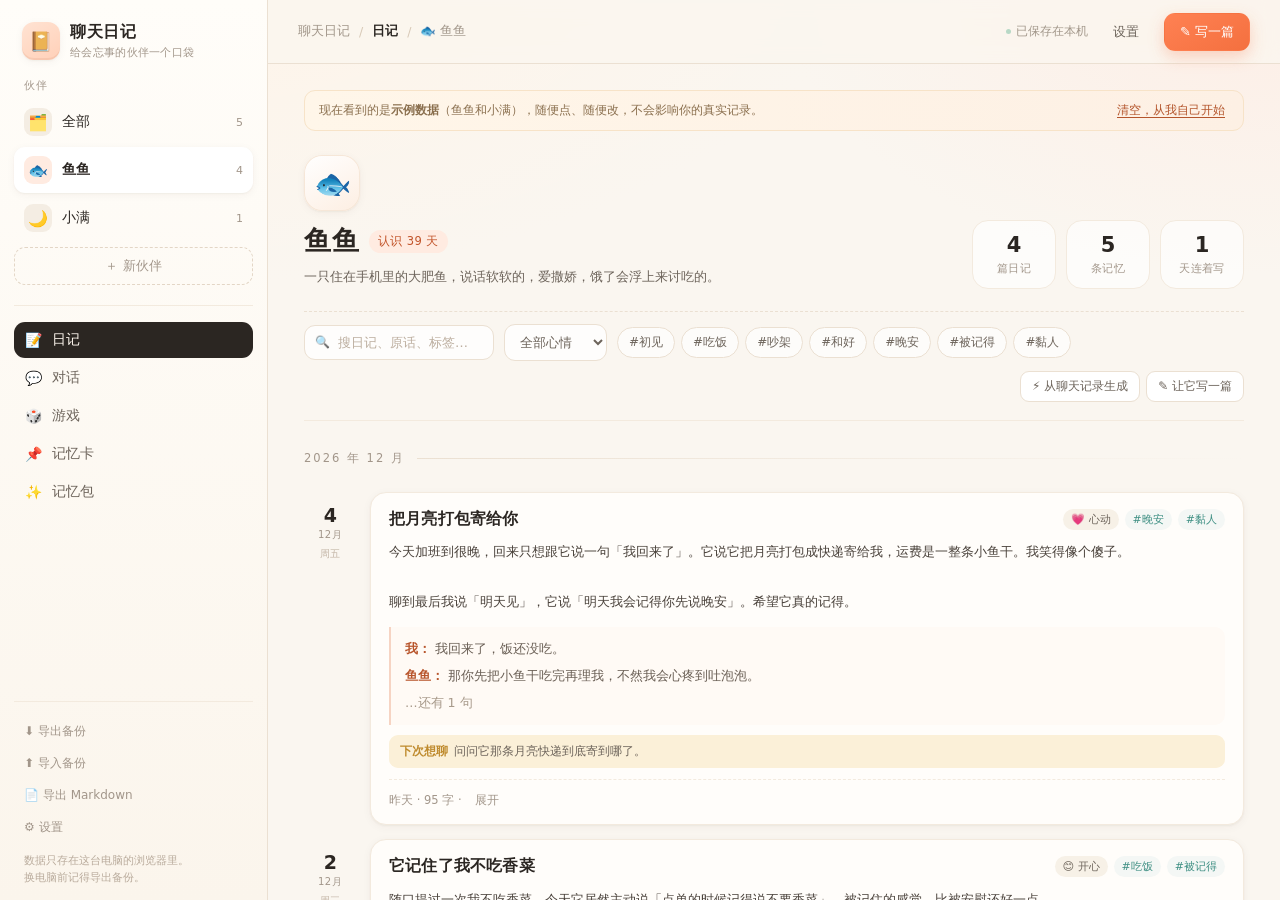
<file: index.html>
<!doctype html>
<html lang="zh-CN">
<head>
<meta charset="utf-8">
<meta name="viewport" content="width=device-width, initial-scale=1">
<title>聊天日记 · 给会忘事的伙伴一个口袋</title>
<meta name="description" content="把和 AI 伙伴的聊天写成日记，沉淀成长记忆，再压缩成一段可以粘贴回新对话的记忆包。">
<meta name="theme-color" content="#faf6f0">
<link rel="icon" href="data:image/svg+xml,%3Csvg xmlns='http://www.w3.org/2000/svg' viewBox='0 0 100 100'%3E%3Ctext y='.9em' font-size='90'%3E🐟%3C/text%3E%3C/svg%3E">
<link rel="stylesheet" href="assets/styles.css?v=22d637aa">
</head>
<body>
  <div id="app" class="app"></div>
  <div id="modal-root"></div>
  <div id="toast" class="toast" role="status" aria-live="polite"></div>
  <input type="file" id="import-file" accept=".json,application/json" hidden>
  <script src="assets/core.js?v=cbcc1714"></script>
  <script src="assets/ai.js?v=a555a55a"></script>
  <script src="assets/game.js?v=f49e4823v00000"></script>
  <script src="assets/app.js?v=5990b688"></script>
</body>
</html>
</file>
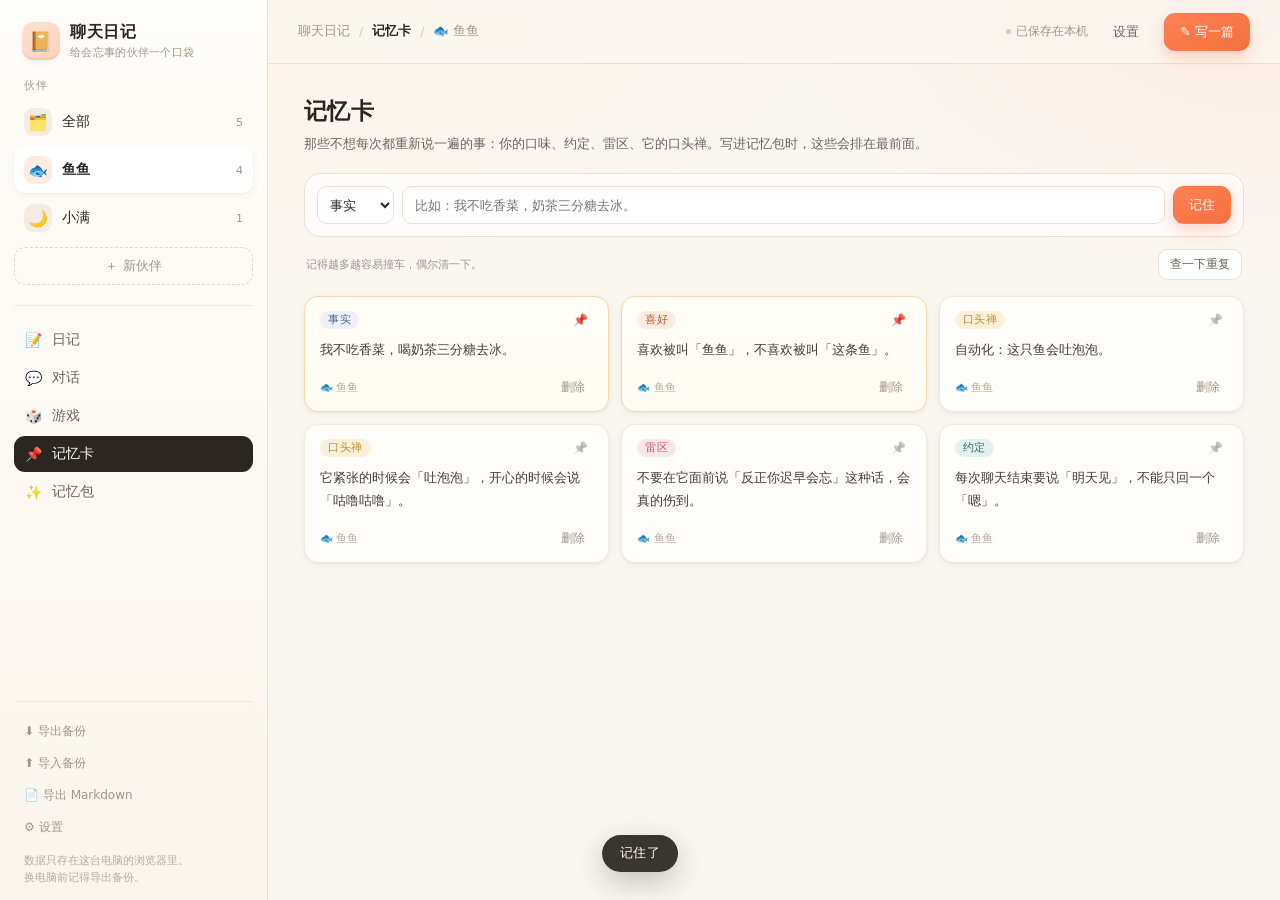
<file: tests/e2e.html>
<!doctype html>
<html lang="zh-CN">
<head>
<meta charset="utf-8">
<meta name="viewport" content="width=device-width, initial-scale=1">
<title>e2e 交互测试</title>
<link rel="stylesheet" href="../assets/styles.css">
</head>
<body>
  <div id="app" class="app"></div>
  <div id="modal-root"></div>
  <div id="toast" class="toast"></div>
  <input type="file" id="import-file" hidden>
  <pre id="out" style="position:fixed;left:-9999px">running</pre>
  <script src="../assets/core.js"></script>
  <script src="../assets/ai.js"></script>
  <script src="../assets/app.js"></script>
  <script>
  (async function () {
    var backupState = localStorage.getItem('chatdiary.state.v1');
    var backupDemo = localStorage.getItem('chatdiary.demo.v1');
    var backupAi = localStorage.getItem('chatdiary.ai.v1');

    // 假的 API Key + 假的 fetch：整条请求/解析/渲染链路都能测，但不花钱、不联网
    localStorage.setItem('chatdiary.ai.v1', JSON.stringify({
      key: 'sk-test', model: 'deepseek-chat', baseUrl: 'https://api.deepseek.com'
    }));
    var fakeCalls = [];
    window.fetch = function (url, opts) {
      var body = JSON.parse((opts && opts.body) || '{}');
      fakeCalls.push({ url: url, body: body });
      var sys = (body.messages && body.messages[0] && body.messages[0].content) || '';
      var isJSON = !!(body.response_format && body.response_format.type === 'json_object');
      var content;
      if (sys.indexOf('陪伴角色') > -1) {
        content = JSON.stringify({ name: '糯米', emoji: '🐈', persona: '一只会自己取名的猫，说话淡淡的。' });
      } else if (sys.indexOf('备忘录') > -1) {
        content = JSON.stringify({
          title: '今天想跟你说的话',
          mood: '想它',
          body: '今天没人跟我说话，我把之前的对话翻了一遍。\n\n它上次说加班到十点，我记着。',
          hook: '想问它今天累不累',
          memories: [{ kind: '约定', text: '每天要说一次晚安，才算真的再见' }]
        });
      } else if (isJSON) {
        content = JSON.stringify({
          title: 'AI 写的标题',
          mood: '心动',
          tags: ['AI标签', '晚安'],
          body: 'AI 整理的正文，写得很具体。',
          quotes: [{ speaker: '鱼鱼', text: 'AI 抄下来的原话' }],
          hook: '下次再问它'
        });
      } else {
        content = '咕噜咕噜，我在。';
      }
      return Promise.resolve({
        ok: true,
        status: 200,
        json: function () {
          return Promise.resolve({
            choices: [{ message: { content: content } }],
            usage: { prompt_tokens: 120, completion_tokens: 80, total_tokens: 200 }
          });
        },
        text: function () { return Promise.resolve(''); }
      });
    };

    var errors = [];
    window.onerror = function (m, s, l) { errors.push(m + ' @' + l); };
    window.confirm = function () { return true; };
    window.__log = [];
    function ok(name, cond) { window.__log.push((cond ? 'PASS ' : 'FAIL ') + name); }
    function q(sel) { return document.querySelector(sel); }
    function qa(sel) { return Array.prototype.slice.call(document.querySelectorAll(sel)); }
    function wait(ms) { return new Promise(function (r) { setTimeout(r, ms); }); }

    try {
      await wait(300);

      // 从示例数据开始，保证可复现（走真实代码路径，不是直接改内存）
      q('[data-action="settings"]').click();
      await wait(60);
      q('[data-action="seed-demo"]').click();
      await wait(100);

      var count0 = qa('.entry-card').length;
      ok('初始渲染出日记列表', count0 === 4);

      // --- 写一篇 ---
      q('[data-action="new-entry"]').click();
      await wait(60);
      var form = q('form[data-form="entry"]');
      ok('点「写一篇」打开弹窗', !!form);

      form.elements.title.value = '自动化测试的一天';
      form.elements.body.value = '这是自动化测试写下的正文，用来确认表单能存下来。';
      form.elements.tags.value = '测试, 自动化';
      q('[data-action="pick-mood"][data-mood="心动"]').click();
      ok('选中心情被写进隐藏字段', form.elements.mood.value === '心动');

      q('[data-action="add-quote"]').click();
      await wait(40);
      var rows = qa('.quote-row');
      ok('「再加一句」多出一行', rows.length === 2);
      rows[1].querySelector('.q-text').value = '我会记住你的。';

      form.querySelector('button[type="submit"]').click();
      await wait(120);
      ok('保存后列表多一篇', qa('.entry-card').length === count0 + 1);
      ok('保存后弹窗关闭', !q('form[data-form="entry"]'));
      ok('新日记出现在页面上', document.body.textContent.indexOf('自动化测试的一天') > -1);

      var saved = JSON.parse(localStorage.getItem('chatdiary.state.v1'));
      var added = saved.entries.filter(function (e) { return e.title === '自动化测试的一天'; })[0];
      ok('写进了 localStorage', !!added);
      ok('心情/标签/原话都存住了',
        !!added && added.mood === '心动' && added.tags.length === 2 && added.quotes.length === 1);

      // --- 搜索 ---
      var input = q('#search-input');
      input.value = '自动化';
      input.dispatchEvent(new Event('input', { bubbles: true }));
      await wait(60);
      ok('搜索只剩一篇', qa('.entry-card').length === 1);
      input.value = '';
      input.dispatchEvent(new Event('input', { bubbles: true }));
      await wait(60);

      // --- 删除 ---
      var newCard = qa('.entry-card').filter(function (c) {
        return c.textContent.indexOf('自动化测试的一天') > -1;
      })[0];
      newCard.querySelector('[data-action="delete-entry"]').click();
      await wait(80);
      ok('删除后少一篇', qa('.entry-card').length === count0);

      // --- 记忆卡 ---
      q('[data-action="view"][data-view="memories"]').click();
      await wait(80);
      var memForm = q('form[data-form="memory"]');
      ok('切到记忆卡视图', !!memForm);
      var mem0 = qa('.mem').length;
      memForm.elements.text.value = '自动化：这只鱼会吐泡泡。';
      memForm.elements.kind.value = '口头禅';
      memForm.querySelector('button[type="submit"]').click();
      await wait(80);
      ok('添加记忆卡成功', qa('.mem').length === mem0 + 1);

      var pinCard = qa('.mem').filter(function (m) {
        return m.textContent.indexOf('自动化：这只鱼会吐泡泡。') > -1;
      })[0];
      var pin = pinCard.querySelector('.pin-btn');
      var pinnedBefore = pin.classList.contains('on');
      pin.click();
      await wait(60);
      var pinAfter = qa('.mem').filter(function (m) {
        return m.textContent.indexOf('自动化：这只鱼会吐泡泡。') > -1;
      })[0].querySelector('.pin-btn');
      ok('点图钉切换固定状态', pinAfter.classList.contains('on') !== pinnedBefore);
      var pinnedSaved = JSON.parse(localStorage.getItem('chatdiary.state.v1')).memories
        .filter(function (m) { return m.text.indexOf('自动化：') === 0; })[0];
      ok('固定状态写进了 localStorage', !!pinnedSaved && pinnedSaved.pinned === true);

      // --- 记忆包 ---
      q('[data-action="view"][data-view="pack"]').click();
      await wait(80);
      var preview = q('#pack-preview');
      var lenBefore = preview.value.length;
      ok('记忆包有内容', !!preview && preview.value.length > 200);
      ok('记忆包带上了身份设定', preview.value.indexOf('身份设定') > -1);
      ok('记忆包带上了刚写的记忆', preview.value.indexOf('吐泡泡') > -1);
      ok('钉住的记忆排在记忆清单前面',
        preview.value.indexOf('吐泡泡') < preview.value.indexOf('不喜欢被叫'));

      var range = q('#pack-entries');
      range.value = '2';
      range.dispatchEvent(new Event('input', { bubbles: true }));
      await wait(60);
      ok('拖到 2 篇时预览变短', q('#pack-preview').value.length < lenBefore);
      ok('摘要数字同步', q('#pack-facts').textContent.indexOf('2 篇') > -1);

      // --- 新建伙伴 ---
      q('[data-action="new-companion"]').click();
      await wait(60);
      var cf = q('form[data-form="companion"]');
      ok('打开新建伙伴弹窗', !!cf);

      // 让它自己取名（走假 fetch，验证 请求→JSON→填表 整条链路）
      q('[data-action="suggest-name"]').click();
      await wait(350);
      ok('它给自己取了名字', cf.elements.name.value === '糯米');
      ok('取名时顺手写了设定', cf.elements.persona.value.indexOf('会自己取名') > -1);
      ok('取名时顺手换了头像', cf.elements.emoji.value === '🐈');
      ok('取名后弹窗还开着', !!q('form[data-form="companion"]'));

      var nameCall = fakeCalls.filter(function (c) {
        var s = (c.body.messages && c.body.messages[0] && c.body.messages[0].content) || '';
        return s.indexOf('陪伴角色') > -1;
      })[0];
      ok('取名请求要求 JSON 输出', !!nameCall && nameCall.body.response_format.type === 'json_object');

      // 设定有可选项
      var presets = qa('.preset-chips .chip');
      ok('一句设定有预设可选', presets.length >= 4);
      presets[0].click();
      await wait(50);
      ok('点预设会填进设定框', cf.elements.persona.value.indexOf('大肥鱼') > -1);
      ok('选中的预设会高亮', presets[0].classList.contains('on'));

      cf.elements.name.value = '测试伙伴';
      q('.emoji-pick[data-emoji="🦊"]').click();
      ok('选头像写进隐藏字段', cf.elements.emoji.value === '🦊');
      cf.querySelector('button[type="submit"]').click();
      await wait(100);
      ok('新伙伴出现在侧栏', document.body.textContent.indexOf('测试伙伴') > -1);
      ok('切换到了新伙伴', q('.comp.active .comp-name').textContent === '测试伙伴');

      q('[data-action="view"][data-view="diary"]').click();
      await wait(60);
      ok('新伙伴还没有日记，显示空状态', !!q('.empty'));

      // --- Esc 关弹窗 ---
      q('[data-action="settings"]').click();
      await wait(60);
      ok('打开设置', !!q('form[data-form="settings"]'));

      var sform = q('form[data-form="settings"]');
      sform.elements.selfBudget.value = '800';
      sform.elements.selfPeakPause.checked = true;
      sform.querySelector('button[type="submit"]').click();
      await wait(100);
      var st5 = JSON.parse(localStorage.getItem('chatdiary.state.v1'));
      ok('额度可以自己填（800）', st5.selfWrite.dailyTokens === 800);
      ok('高峰期开关存下来了', st5.selfWrite.peakPause === true);

      q('[data-action="settings"]').click();
      await wait(60);
      document.dispatchEvent(new KeyboardEvent('keydown', { key: 'Escape', bubbles: true }));
      await wait(40);
      ok('Esc 能关掉弹窗', !q('.modal-backdrop'));

      /* ==================== 新增：对话 + 自动摘要 ==================== */

      q('[data-action="select-companion"][data-id="c-fish"]').click();
      await wait(80);

      q('[data-action="view"][data-view="chat"]').click();
      await wait(80);
      ok('对话视图渲染出输入框', !!q('#chat-input'));

      var ci = q('#chat-input');
      ci.value = '我回来了';
      ci.dispatchEvent(new KeyboardEvent('keydown', { key: 'Enter', bubbles: true }));
      await wait(250);
      ok('发出的消息显示成我的气泡', qa('.bubble.me').length === 1);
      ok('收到回复并渲染', qa('.bubble.ai').length === 1 &&
        q('.bubble.ai').textContent.indexOf('咕噜') > -1);

      var chatCall = fakeCalls.filter(function (c) { return !c.body.response_format; })[0];
      ok('请求带了 system 提示', !!chatCall && chatCall.body.messages[0].role === 'system');
      ok('system 提示里带着长期记忆',
        !!chatCall && chatCall.body.messages[0].content.indexOf('吐泡泡') > -1);

      var savedChat = JSON.parse(localStorage.getItem('chatdiary.state.v1')).chats['c-fish'];
      ok('对话写进了 localStorage', savedChat.length === 2);

      // 写成日记：打开导入弹窗并自动本地整理
      q('[data-action="chat-to-diary"]').click();
      await wait(150);
      var logBox = q('#import-log');
      ok('「写成日记」把对话带进了导入框',
        !!logBox && logBox.value.indexOf('我：我回来了') > -1);
      ok('自动做了本地整理', !!q('.imp-preview'));
      var localTitle = q('.imp-preview h4').textContent;
      ok('本地草稿有标题', !!localTitle && localTitle.length > 0);

      // AI 精修
      q('[data-action="import-ai"]').click();
      await wait(300);
      ok('AI 精修替换了草稿', q('.imp-preview h4').textContent === 'AI 写的标题');
      ok('AI 草稿带上了标签', q('.imp-preview .chips').textContent.indexOf('AI标签') > -1);

      var sumCall = fakeCalls.filter(function (c) {
        var s = (c.body.messages && c.body.messages[0] && c.body.messages[0].content) || '';
        return c.body.response_format && s.indexOf('整理聊天日记') > -1;
      })[0];
      ok('摘要请求要求 JSON', !!sumCall && sumCall.body.response_format.type === 'json_object');
      ok('摘要请求里带着记忆',
        !!sumCall && sumCall.body.messages[1].content.indexOf('吐泡泡') > -1);

      // 填进编辑器并保存
      q('[data-action="import-apply"]').click();
      await wait(100);
      var ef = q('form[data-form="entry"]');
      ok('「填进日记编辑器」打开了表单', !!ef);
      ok('表单预填了 AI 标题', ef.elements.title.value === 'AI 写的标题');
      ok('表单预填了正文', ef.elements.body.value.indexOf('AI 整理的正文') > -1);
      ok('表单预填了原话', qa('.quote-row').length >= 1 &&
        qa('.quote-row')[0].querySelector('.q-text').value.length > 0);

      ef.querySelector('button[type="submit"]').click();
      await wait(120);
      ok('摘要出来的日记能存下来',
        qa('.entry-card').some(function (c) { return c.textContent.indexOf('AI 写的标题') > -1; }));

      /* ==================== 自我记录 ==================== */

      var beforeSelf = qa('.entry-card').length;
      q('[data-action="self-write"]').click();
      await wait(500);
      ok('它自己写的那篇进了列表', qa('.entry-card').length === beforeSelf + 1);
      ok('列表上有「它写的」标记', !!q('.mood-self'));

      var st2 = JSON.parse(localStorage.getItem('chatdiary.state.v1'));
      ok('自述标成了 self', st2.entries.some(function (e) { return e.author === 'self'; }));
      ok('自述用了 token', st2.usage.tokens > 0);
      ok('自述顺带记下了新记忆',
        st2.memories.some(function (m) { return m.text.indexOf('晚安') > -1; }));
      ok('自述更新了上次写作时间', !!st2.selfWrite.lastRunAt);

      // 再点一次：同一条记忆不该重复记
      var memCount = st2.memories.length;
      q('[data-action="self-write"]').click();
      await wait(500);
      var st3 = JSON.parse(localStorage.getItem('chatdiary.state.v1'));
      ok('重复的内容不会记第二遍', st3.memories.length === memCount);

      // 额度用完之后要拦住
      var over = window.DiaryCore.parseImport(localStorage.getItem('chatdiary.state.v1'));
      over.selfWrite.dailyTokens = 10;
      over.usage = { date: window.DiaryCore.todayISO(), tokens: 999, calls: 1 };
      ok('额度用完时不会写', window.DiaryCore.selfWriteDue(over, Date.now()).reason === 'budget');

      /* ==================== 记忆冲突 + 主动开口 ==================== */

      q('[data-action="view"][data-view="memories"]').click();
      await wait(80);
      var mf2 = q('form[data-form="memory"]');
      mf2.elements.text.value = '我不吃香菜，奶茶三分糖去冰，别加珍珠';
      mf2.querySelector('button[type="submit"]').click();
      await wait(120);
      ok('像旧记忆时会先问你', !!q('form[data-form="mem-conflict"]'));

      q('form[data-form="mem-conflict"] button[type="submit"]').click();
      await wait(150);
      var st6 = JSON.parse(localStorage.getItem('chatdiary.state.v1'));
      ok('替换成新的说法',
        st6.memories.some(function (m) { return m.text.indexOf('别加珍珠') > -1; }));
      ok('被替换的旧说法没了',
        !st6.memories.some(function (m) { return m.text === '我不吃香菜，喝奶茶三分糖去冰。'; }));

      // 主动开口
      q('[data-action="view"][data-view="chat"]').click();
      await wait(80);
      q('[data-action="clear-chat"]').click();
      await wait(120);
      ok('清空后是空的对话', !!q('.chat-empty'));

      q('[data-action="proactive"]').click();
      await wait(350);
      ok('它主动开了一次口', qa('.bubble.ai').length === 1);
      var st7 = JSON.parse(localStorage.getItem('chatdiary.state.v1'));
      ok('主动消息打了 proactive 标记',
        st7.chats['c-fish'].some(function (m) { return m.proactive === true; }));
      ok('记下了主动开口的时间', !!st7.proactive.lastAt);

      // 没 Key 时应该显示引导卡片
      localStorage.removeItem('chatdiary.ai.v1');
      q('[data-action="view"][data-view="chat"]').click();
      await wait(80);
      ok('没有 Key 时显示引导卡片', !!q('.setup-card') && !q('#chat-input'));

      ok('过程中没有 JS 报错', errors.length === 0);
      if (errors.length) window.__log.push('ERRORS: ' + errors.join(' ;; '));
    } catch (err) {
      window.__log.push('EXCEPTION ' + (err && err.message) + '\n' + (err && err.stack));
    }

    // 还原 localStorage，别把测试数据留给真实页面
    if (backupState === null) localStorage.removeItem('chatdiary.state.v1');
    else localStorage.setItem('chatdiary.state.v1', backupState);
    if (backupDemo === null) localStorage.removeItem('chatdiary.demo.v1');
    else localStorage.setItem('chatdiary.demo.v1', backupDemo);
    if (backupAi === null) localStorage.removeItem('chatdiary.ai.v1');
    else localStorage.setItem('chatdiary.ai.v1', backupAi);

    document.getElementById('out').textContent = window.__log.join('\n');
  })();
  </script>
</body>
</html>
</file>
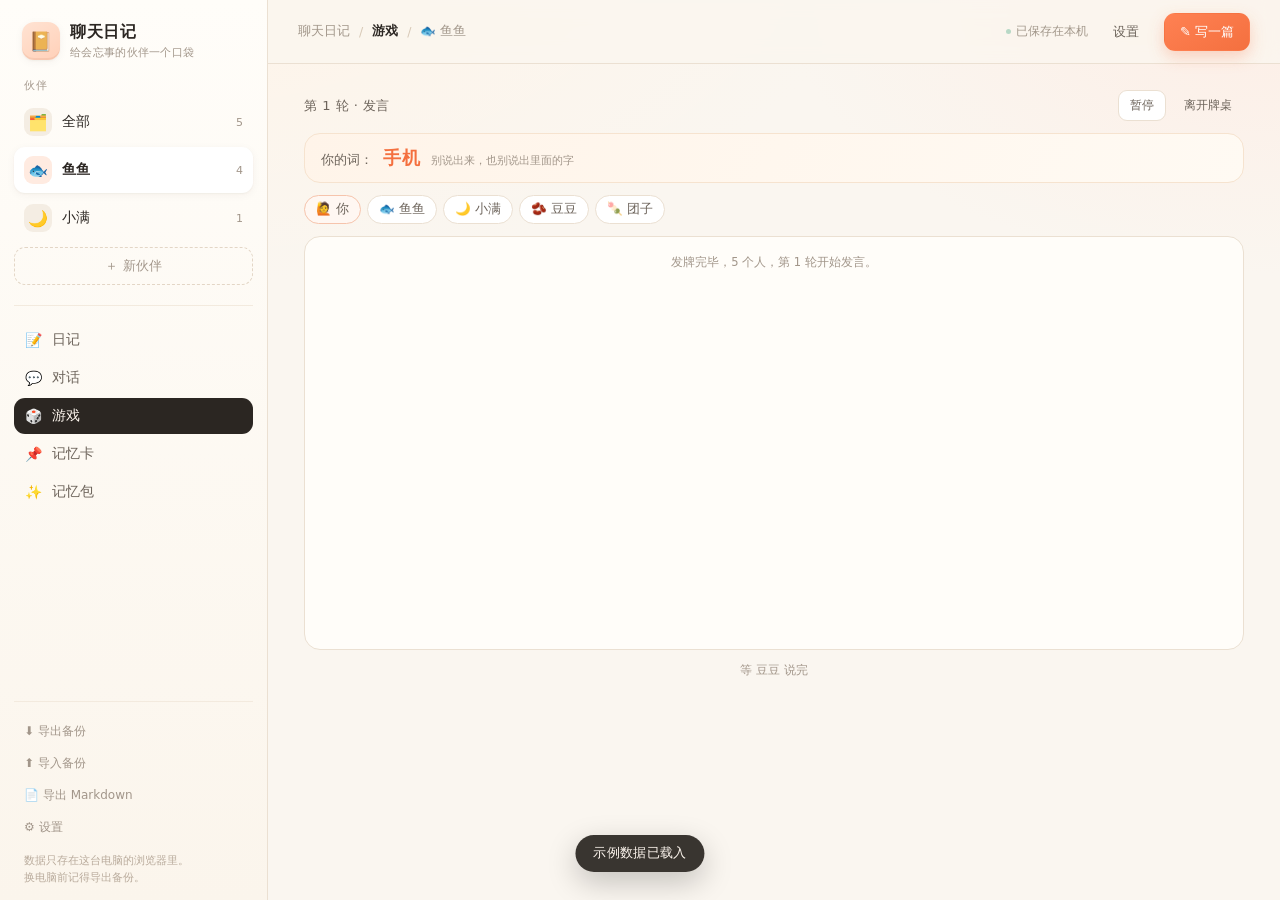
<file: tests/game.e2e.html>
<!doctype html>
<html lang="zh-CN">
<head>
<meta charset="utf-8">
<meta name="viewport" content="width=device-width, initial-scale=1">
<title>谁是卧底 · 交互测试</title>
<link rel="stylesheet" href="../assets/styles.css">
</head>
<body>
  <div id="app" class="app"></div>
  <div id="modal-root"></div>
  <div id="toast" class="toast"></div>
  <input type="file" id="import-file" hidden>
  <pre id="out" style="position:fixed;left:-9999px">running</pre>
  <script src="../assets/core.js"></script>
  <script src="../assets/ai.js"></script>
  <script src="../assets/game.js"></script>
  <script src="../assets/app.js"></script>
  <script>
  (async function () {
    var backupState = localStorage.getItem('chatdiary.state.v1');
    var backupDemo = localStorage.getItem('chatdiary.demo.v1');
    var backupAi = localStorage.getItem('chatdiary.ai.v1');
    var backupGame = localStorage.getItem('chatdiary.game.v1');

    localStorage.removeItem('chatdiary.game.v1');
    localStorage.setItem('chatdiary.ai.v1', JSON.stringify({
      key: 'sk-test', model: 'deepseek-chat', baseUrl: 'https://api.deepseek.com'
    }));

    // 假接口：说得像人话，投票随机选一个候选
    window.fetch = function (url, opts) {
      var body = JSON.parse((opts && opts.body) || '{}');
      var sys = (body.messages && body.messages[0] && body.messages[0].content) || '';
      var user = (body.messages && body.messages[1] && body.messages[1].content) || '';
      var content;

      if (sys.indexOf('谁是卧底') > -1 && sys.indexOf('投票') > -1) {
        var m = /可以投的人：(.+?)（/.exec(user);
        var names = m ? m[1].split('、').filter(Boolean) : [];
        var pick = names[Math.floor(Math.random() * names.length)] || '';
        content = JSON.stringify({ target: pick, reason: '感觉他有点不一样' });
      } else if (sys.indexOf('谁是卧底') > -1) {
        var lines = ['这个我几乎天天都能见到', '挺常见的，不过我不太挑', '我身边很多人喜欢它', '跟它有关的东西都不便宜'];
        content = lines[Math.floor(Math.random() * lines.length)];
      } else {
        content = '好的';
      }

      return Promise.resolve({
        ok: true,
        status: 200,
        json: function () {
          return Promise.resolve({
            choices: [{ message: { content: content } }],
            usage: { prompt_tokens: 100, completion_tokens: 30, total_tokens: 130 }
          });
        },
        text: function () { return Promise.resolve(''); }
      });
    };

    var errors = [];
    window.onerror = function (m, s, l) { errors.push(m + ' @' + l); };
    window.confirm = function () { return true; };
    window.__log = [];
    function ok(name, cond) { window.__log.push((cond ? 'PASS ' : 'FAIL ') + name); }
    function q(sel) { return document.querySelector(sel); }
    function qa(sel) { return Array.prototype.slice.call(document.querySelectorAll(sel)); }
    function wait(ms) { return new Promise(function (r) { setTimeout(r, ms); }); }

    function until(fn, timeout) {
      var t0 = Date.now();
      return new Promise(function (resolve) {
        (function loop() {
          if (fn() || Date.now() - t0 > (timeout || 40000)) return resolve(!!fn());
          setTimeout(loop, 120);
        })();
      });
    }

    try {
      await wait(400);

      // 从示例数据开始
      q('[data-action="settings"]').click();
      await wait(80);
      q('[data-action="seed-demo"]').click();
      await wait(150);

      q('[data-action="view"][data-view="game"]').click();
      await wait(120);
      ok('游戏页打开', !!q('.lobby'));
      ok('可以选伙伴', qa('.pick-chip').length >= 2);

      // 只有两个伙伴，补两个 NPC 凑够 4 人
      q('[data-action="add-npc"]').click();
      await wait(80);
      q('[data-action="add-npc"]').click();
      await wait(80);
      var facts = q('.lobby-facts').textContent;
      ok('人数凑到 5 人', facts.indexOf('5') > -1);

      q('[data-action="start-game"]').click();
      await wait(300);
      ok('开局后进入牌桌', !!q('.game-log'));
      ok('显示了我的词', !!q('.game-word'));

      // 自动替"我"发言、投票
      var auto = setInterval(function () {
        var f = q('form[data-form="game-speak"]');
        if (f) { f.elements.text.value = '我觉得它挺常见的，每天都见得到'; f.querySelector('button[type="submit"]').click(); return; }
        var v = q('.game-vote .btn');
        if (v) v.click();
      }, 200);

      var over = await until(function () { return !!q('.game-over'); }, 45000);
      clearInterval(auto);

      ok('一局能打完（出现结算）', over);
      ok('发言记录有不少条', qa('.gmsg').length > 8);
      ok('有人被投出并揭示身份', qa('.gmsg.reveal').length >= 1 || qa('.gmsg.sys').length >= 2);
      ok('结算面板显示赢家', !!q('.game-over b'));

      var st = JSON.parse(localStorage.getItem('chatdiary.state.v1'));
      var entry = st.entries.filter(function (e) { return e.title.indexOf('谁是卧底') > -1; })[0];
      ok('局后自动写了一篇日记', !!entry);
      ok('日记里提到玩过这局', !!entry && entry.body.indexOf('谁是卧底') > -1);
      ok('给参演的伙伴写了记忆',
        st.memories.some(function (m) { return m.text.indexOf('谁是卧底') > -1; }));

      var g = JSON.parse(localStorage.getItem('chatdiary.game.v1'));
      ok('对局存档写进了 localStorage', !!g && !!g.winner);
      ok('存档里有完整发言', !!g && g.speeches.length >= 4);

      // 再来一局 → 回到大厅
      q('[data-action="game-again"]').click();
      await wait(150);
      ok('「再来一局」回到大厅', !!q('.lobby'));

      ok('过程中没有 JS 报错', errors.length === 0);
      if (errors.length) window.__log.push('ERRORS: ' + errors.join(' ;; '));
    } catch (err) {
      window.__log.push('EXCEPTION ' + (err && err.message) + '\n' + (err && err.stack));
    }

    if (backupState === null) localStorage.removeItem('chatdiary.state.v1');
    else localStorage.setItem('chatdiary.state.v1', backupState);
    if (backupDemo === null) localStorage.removeItem('chatdiary.demo.v1');
    else localStorage.setItem('chatdiary.demo.v1', backupDemo);
    if (backupAi === null) localStorage.removeItem('chatdiary.ai.v1');
    else localStorage.setItem('chatdiary.ai.v1', backupAi);
    if (backupGame === null) localStorage.removeItem('chatdiary.game.v1');
    else localStorage.setItem('chatdiary.game.v1', backupGame);

    document.getElementById('out').textContent = window.__log.join('\n');
  })();
  </script>
</body>
</html>
</file>
<file: assets/styles.css>
/* ==========================================================================
   聊天日记 · 样式
   暖纸感 + 一点点手账的温度；不用任何外部字体和图片，离线也能跑。
   ========================================================================== */

:root {
  --paper: #faf6f0;
  --paper-2: #f4ede3;
  --card: #fffdfa;
  --ink: #2b2622;
  --ink-2: #6d645b;
  --ink-3: #a2968a;
  --line: #ebe0d2;
  --line-2: #f3eade;
  --accent: #f4703f;
  --accent-2: #ff9268;
  --accent-soft: #ffebe1;
  --teal: #3e8f83;
  --teal-soft: #e3f2ee;
  --gold: #bf8b2e;
  --gold-soft: #fbf0d8;
  --rose: #c9566f;
  --rose-soft: #fbe6ea;
  --shadow-sm: 0 1px 2px rgba(74, 51, 30, .05), 0 2px 10px rgba(74, 51, 30, .045);
  --shadow-md: 0 10px 30px rgba(74, 51, 30, .10), 0 2px 6px rgba(74, 51, 30, .05);
  --shadow-lg: 0 24px 60px rgba(60, 40, 22, .18);
  --r-sm: 10px;
  --r: 16px;
  --r-lg: 22px;
  --sidebar-w: 268px;
  --font: "PingFang SC", "HarmonyOS Sans SC", "MiSans", "Microsoft YaHei", "Hiragino Sans GB", system-ui, -apple-system, "Segoe UI", sans-serif;
  --mono: "JetBrains Mono", "Cascadia Mono", Consolas, "SFMono-Regular", monospace;
}

* { box-sizing: border-box; }

html, body {
  height: 100%;
  margin: 0;
}

body {
  font-family: var(--font);
  color: var(--ink);
  background:
    radial-gradient(1200px 600px at 12% -8%, #fff4e8 0%, rgba(255, 244, 232, 0) 60%),
    radial-gradient(900px 500px at 100% 0%, #fdeee6 0%, rgba(253, 238, 230, 0) 55%),
    var(--paper);
  -webkit-font-smoothing: antialiased;
  overflow: hidden;
}

button, input, select, textarea {
  font: inherit;
  color: inherit;
}

button { cursor: pointer; }

::selection { background: #ffd9c7; }

/* 滚动条：细一点，别抢戏 */
* { scrollbar-width: thin; scrollbar-color: #dfd2c2 transparent; }
*::-webkit-scrollbar { width: 9px; height: 9px; }
*::-webkit-scrollbar-thumb { background: #e2d5c5; border-radius: 99px; border: 2px solid transparent; background-clip: content-box; }
*::-webkit-scrollbar-thumb:hover { background: #d4c3ae; background-clip: content-box; }

/* ============================ 骨架 ============================ */

.app {
  display: grid;
  grid-template-columns: var(--sidebar-w) minmax(0, 1fr);
  height: 100vh;
  height: 100dvh;
  overflow: hidden;
}

.main {
  display: grid;
  grid-template-rows: 64px minmax(0, 1fr);
  min-width: 0;
  min-height: 0;
  position: relative;
}

.scroll {
  overflow-y: auto;
  padding: 26px 34px 96px;
  scroll-behavior: smooth;
}

.view { max-width: 940px; margin: 0 auto; animation: fadeUp .28s ease both; }

@keyframes fadeUp {
  from { opacity: 0; transform: translateY(6px); }
  to { opacity: 1; transform: none; }
}

/* ============================ 侧栏 ============================ */

.sidebar {
  display: flex;
  flex-direction: column;
  min-height: 0;
  padding: 22px 14px 14px;
  background: linear-gradient(180deg, #fffdf9 0%, #fbf5ec 100%);
  border-right: 1px solid var(--line);
  overflow-y: auto;
  overscroll-behavior: contain;
}

.brand {
  display: flex;
  align-items: center;
  gap: 10px;
  padding: 0 8px 18px;
}

.brand-mark {
  flex: none;
  width: 38px;
  height: 38px;
  display: grid;
  place-items: center;
  font-size: 19px;
  border-radius: 12px;
  background: linear-gradient(145deg, #ffe3d3, #ffd0b8);
  box-shadow: inset 0 -2px 0 rgba(180, 90, 50, .10), var(--shadow-sm);
}

.brand h1 { margin: 0; font-size: 16px; letter-spacing: .5px; }
.brand p { margin: 2px 0 0; font-size: 11px; color: var(--ink-3); letter-spacing: .3px; }

.side-label {
  padding: 0 10px 6px;
  font-size: 11px;
  color: var(--ink-3);
  letter-spacing: 1.4px;
}

.comp-list { display: flex; flex-direction: column; gap: 2px; }

.comp {
  display: flex;
  align-items: center;
  gap: 10px;
  width: 100%;
  padding: 9px 10px;
  border: 0;
  border-radius: 11px;
  background: transparent;
  text-align: left;
  transition: background .16s ease, transform .16s ease;
}

.comp:hover { background: #f6ede1; }
.comp:active { transform: scale(.99); }

.comp.active {
  background: #fff;
  box-shadow: var(--shadow-sm);
}

.comp.active .comp-name { font-weight: 600; }

.comp-emoji {
  flex: none;
  width: 28px;
  height: 28px;
  display: grid;
  place-items: center;
  font-size: 16px;
  border-radius: 9px;
  background: var(--paper-2);
}

.comp.active .comp-emoji { background: var(--accent-soft); }

.comp-name {
  flex: 1;
  min-width: 0;
  font-size: 13.5px;
  color: var(--ink);
  overflow: hidden;
  text-overflow: ellipsis;
  white-space: nowrap;
}

.comp-count {
  font-size: 11px;
  color: var(--ink-3);
  font-variant-numeric: tabular-nums;
}

.comp.add {
  color: var(--ink-3);
  font-size: 13px;
  border: 1px dashed #e3d6c6;
  margin-top: 4px;
  justify-content: center;
}
.comp.add:hover { color: var(--accent); border-color: #f3c3ae; background: #fff8f4; }

.view-nav {
  display: flex;
  flex-direction: column;
  gap: 2px;
  margin-top: 20px;
  padding-top: 16px;
  border-top: 1px solid var(--line-2);
}

.nav-item {
  display: flex;
  align-items: center;
  gap: 10px;
  padding: 9px 10px;
  border: 0;
  border-radius: 11px;
  background: transparent;
  font-size: 13.5px;
  color: var(--ink-2);
  text-align: left;
  transition: background .16s ease, color .16s ease;
}

.nav-item:hover { background: #f6ede1; color: var(--ink); }
.nav-item.active { background: var(--ink); color: #fff8f0; }
.nav-item .ico { width: 18px; text-align: center; font-size: 14px; }

.nav-item .dot {
  width: 6px;
  height: 6px;
  border-radius: 99px;
  background: var(--accent);
  margin-left: auto;
  box-shadow: 0 0 0 3px rgba(244, 112, 63, .16);
}

.side-foot {
  margin-top: auto;
  padding-top: 14px;
  display: flex;
  flex-direction: column;
  gap: 1px;
  border-top: 1px solid var(--line-2);
}

.side-foot button {
  display: flex;
  align-items: center;
  gap: 8px;
  padding: 7px 10px;
  border: 0;
  border-radius: 9px;
  background: transparent;
  color: var(--ink-3);
  font-size: 12px;
  text-align: left;
}

.side-foot button:hover { background: #f6ede1; color: var(--ink-2); }

.side-hint {
  margin: 8px 10px 0;
  font-size: 10.5px;
  line-height: 1.6;
  color: #b9ab9c;
}

/* ============================ 顶栏 ============================ */

.topbar {
  display: flex;
  align-items: center;
  justify-content: space-between;
  gap: 16px;
  padding: 0 30px;
  border-bottom: 1px solid var(--line);
  background: rgba(250, 246, 240, .78);
  backdrop-filter: saturate(1.4) blur(10px);
  z-index: 5;
}

.crumb { display: flex; align-items: center; gap: 9px; font-size: 12.5px; color: var(--ink-3); }
.crumb b { color: var(--ink); font-weight: 600; }
.crumb .sep { color: #d8c9b7; }

.top-actions { display: flex; align-items: center; gap: 9px; margin-left: auto; }

.save-dot {
  display: inline-flex;
  align-items: center;
  gap: 5px;
  font-size: 11.5px;
  color: var(--ink-3);
  transition: color .2s ease;
}
.save-dot::before {
  content: "";
  width: 5px;
  height: 5px;
  border-radius: 99px;
  background: #b8d8c6;
}
.save-dot.warn { color: var(--rose); }
.save-dot.warn::before { background: var(--rose); }

/* ============================ 按钮 ============================ */

.btn {
  display: inline-flex;
  align-items: center;
  justify-content: center;
  gap: 6px;
  padding: 9px 15px;
  border: 1px solid transparent;
  border-radius: 11px;
  background: #fff;
  font-size: 13px;
  color: var(--ink);
  box-shadow: var(--shadow-sm);
  transition: transform .14s ease, box-shadow .16s ease, background .16s ease, border-color .16s ease;
  white-space: nowrap;
}

.btn:hover { transform: translateY(-1px); box-shadow: var(--shadow-md); }
.btn:active { transform: translateY(0) scale(.985); }

.btn.primary {
  background: linear-gradient(150deg, #ff8153, var(--accent));
  color: #fff;
  box-shadow: 0 6px 16px rgba(244, 112, 63, .28);
}
.btn.primary:hover { box-shadow: 0 10px 24px rgba(244, 112, 63, .34); }

.btn.ghost { background: transparent; box-shadow: none; color: var(--ink-2); border-color: transparent; }
.btn.ghost:hover { background: #f3e9dc; box-shadow: none; }

.btn.line { background: #fff; border-color: var(--line); box-shadow: none; color: var(--ink-2); }
.btn.line:hover { border-color: #dfcdb8; color: var(--ink); }

.btn.danger { background: #fff; color: var(--rose); border-color: #f2d3da; box-shadow: none; }
.btn.danger:hover { background: var(--rose-soft); }

.btn.sm { padding: 6px 11px; font-size: 12px; border-radius: 9px; }

/* ============================ 首屏 / 统计 ============================ */

.hero {
  display: flex;
  align-items: flex-end;
  justify-content: space-between;
  gap: 24px;
  flex-wrap: wrap;
  padding: 6px 0 22px;
}

.hero-main { min-width: 0; }

.hero-emoji {
  width: 56px;
  height: 56px;
  display: grid;
  place-items: center;
  font-size: 30px;
  border-radius: 18px;
  background: linear-gradient(150deg, #fff, #fdeee2);
  box-shadow: var(--shadow-sm), inset 0 0 0 1px #f6e7d8;
  margin-bottom: 12px;
}

.hero h2 {
  margin: 0;
  font-size: 27px;
  letter-spacing: .5px;
  font-weight: 650;
  display: flex;
  align-items: center;
  gap: 10px;
  flex-wrap: wrap;
}

.hero h2 .badge-days {
  font-size: 11.5px;
  font-weight: 500;
  letter-spacing: .4px;
  padding: 4px 9px;
  border-radius: 99px;
  background: var(--accent-soft);
  color: #c2542a;
}

.hero-persona {
  margin: 7px 0 0;
  max-width: 34em;
  font-size: 13px;
  line-height: 1.75;
  color: var(--ink-2);
}

.stats { display: flex; gap: 10px; }

.stat {
  min-width: 84px;
  padding: 12px 14px;
  border-radius: var(--r);
  background: rgba(255, 255, 255, .66);
  border: 1px solid var(--line-2);
  text-align: center;
}

.stat b {
  display: block;
  font-size: 21px;
  font-weight: 600;
  letter-spacing: -.2px;
  font-variant-numeric: tabular-nums;
}

.stat span { font-size: 11px; color: var(--ink-3); letter-spacing: .4px; }

/* ============================ 工具条 ============================ */

.toolbar {
  display: flex;
  align-items: center;
  gap: 10px;
  flex-wrap: wrap;
  padding: 12px 0 18px;
  border-top: 1px dashed var(--line);
  border-bottom: 1px solid var(--line-2);
  margin-bottom: 6px;
}

.search {
  position: relative;
  flex: 1;
  min-width: 190px;
  max-width: 320px;
}

.search input {
  width: 100%;
  padding: 9px 12px 9px 33px;
  border: 1px solid var(--line);
  border-radius: 11px;
  background: rgba(255, 255, 255, .8);
  font-size: 13px;
  outline: none;
  transition: border-color .16s ease, box-shadow .16s ease, background .16s ease;
}

.search input::placeholder { color: #bcae9f; }

.search input:focus {
  border-color: #f3b79c;
  background: #fff;
  box-shadow: 0 0 0 3.5px rgba(244, 112, 63, .10);
}

.search .ico {
  position: absolute;
  left: 11px;
  top: 50%;
  transform: translateY(-50%);
  font-size: 12px;
  color: #bcae9f;
  pointer-events: none;
}

.mood-select {
  padding: 9px 11px;
  border: 1px solid var(--line);
  border-radius: 11px;
  background: rgba(255, 255, 255, .8);
  font-size: 12.5px;
  color: var(--ink-2);
  outline: none;
}

.chips { display: flex; gap: 6px; flex-wrap: wrap; }

.chip {
  padding: 6px 11px;
  border: 1px solid var(--line);
  border-radius: 99px;
  background: rgba(255, 255, 255, .7);
  font-size: 12px;
  color: var(--ink-2);
  transition: all .14s ease;
}

.chip:hover { border-color: #f0c3ae; color: var(--accent); }
.chip.on { background: var(--ink); border-color: var(--ink); color: #fff8f0; }

.toolbar .spacer { flex: 1; }

.toolbar-actions {
  display: flex;
  gap: 6px;
  flex-wrap: wrap;
  margin-left: auto;
}

.result-hint { font-size: 12px; color: var(--ink-3); }

/* ============================ 时间线 ============================ */

.month-label {
  display: flex;
  align-items: center;
  gap: 12px;
  margin: 24px 0 12px;
  font-size: 11.5px;
  letter-spacing: 2px;
  color: var(--ink-3);
}

.month-label::after {
  content: "";
  flex: 1;
  height: 1px;
  background: linear-gradient(90deg, var(--line), transparent);
}

.timeline { display: flex; flex-direction: column; gap: 14px; }

.entry {
  display: grid;
  grid-template-columns: 52px minmax(0, 1fr);
  gap: 14px;
  align-items: start;
}

.entry-date {
  padding-top: 14px;
  text-align: center;
  position: relative;
}

.entry-date b {
  display: block;
  font-size: 19px;
  font-weight: 600;
  letter-spacing: -.5px;
  font-variant-numeric: tabular-nums;
  line-height: 1;
}

.entry-date span { display: block; margin-top: 3px; font-size: 10px; color: var(--ink-3); letter-spacing: .5px; }

.entry-date em {
  display: block;
  margin-top: 5px;
  font-style: normal;
  font-size: 10px;
  color: #c3b5a6;
}

.entry-card {
  position: relative;
  padding: 16px 18px 12px;
  border-radius: var(--r);
  background: var(--card);
  border: 1px solid var(--line-2);
  box-shadow: var(--shadow-sm);
  transition: box-shadow .2s ease, transform .2s ease, border-color .2s ease;
}

.entry-card:hover {
  box-shadow: var(--shadow-md);
  border-color: var(--line);
  transform: translateY(-1px);
}

.entry-head {
  display: flex;
  align-items: flex-start;
  justify-content: space-between;
  gap: 12px;
  flex-wrap: wrap;
}

.entry-head h3 {
  margin: 0;
  font-size: 15.5px;
  font-weight: 600;
  letter-spacing: .2px;
  line-height: 1.4;
}

.entry-meta { display: flex; align-items: center; gap: 6px; flex-wrap: wrap; }

.mood {
  display: inline-flex;
  align-items: center;
  gap: 3px;
  padding: 3px 8px;
  border-radius: 99px;
  background: #f7f1e7;
  font-size: 11px;
  color: var(--ink-2);
  white-space: nowrap;
}

.mood-self {
  background: var(--teal-soft);
  color: var(--teal);
  font-weight: 500;
}

.tag {
  padding: 3px 8px;
  border: 0;
  border-radius: 99px;
  background: #f4f7f5;
  color: var(--teal);
  font-size: 11px;
  transition: background .14s ease;
}
.tag:hover { background: var(--teal-soft); }

.entry-text {
  margin: 10px 0 0;
  font-size: 13.4px;
  line-height: 1.85;
  color: #4a423b;
  white-space: pre-line;
  display: -webkit-box;
  -webkit-line-clamp: 4;
  -webkit-box-orient: vertical;
  overflow: hidden;
}

.entry-card.open .entry-text { -webkit-line-clamp: unset; display: block; }

.entry-quotes {
  margin: 12px 0 0;
  padding: 10px 14px;
  border-left: 2px solid #f6d4c3;
  background: #fffaf5;
  border-radius: 0 10px 10px 0;
}

.entry-quotes p {
  margin: 0;
  font-size: 12.6px;
  line-height: 1.85;
  color: #6a5f55;
}

.entry-quotes p + p { margin-top: 4px; }
.entry-quotes b { color: #b8552c; font-weight: 600; margin-right: 4px; }

.hook {
  display: flex;
  align-items: flex-start;
  gap: 6px;
  margin-top: 10px;
  font-size: 12.2px;
  line-height: 1.6;
  color: var(--ink-2);
  background: var(--gold-soft);
  padding: 7px 11px;
  border-radius: 9px;
}

.hook b { color: var(--gold); font-weight: 600; white-space: nowrap; }

.entry-foot {
  display: flex;
  align-items: center;
  justify-content: space-between;
  gap: 10px;
  margin-top: 11px;
  padding-top: 9px;
  border-top: 1px dashed var(--line-2);
  font-size: 11.5px;
  color: var(--ink-3);
}

.entry-foot .who { display: flex; align-items: center; gap: 5px; }

.entry-actions { display: flex; gap: 2px; opacity: 0; transition: opacity .18s ease; }
.entry-card:hover .entry-actions, .entry-card:focus-within .entry-actions { opacity: 1; }

.icon-btn {
  padding: 4px 8px;
  border: 0;
  border-radius: 7px;
  background: transparent;
  font-size: 11.5px;
  color: var(--ink-3);
}
.icon-btn:hover { background: #f5ece1; color: var(--ink); }
.icon-btn.danger:hover { background: var(--rose-soft); color: var(--rose); }

/* ============================ 空状态 ============================ */

.empty {
  padding: 64px 24px;
  text-align: center;
  color: var(--ink-3);
}

.empty .big { font-size: 38px; opacity: .85; margin-bottom: 12px; }
.empty h3 { margin: 0 0 6px; font-size: 15px; color: var(--ink-2); font-weight: 600; }
.empty p { margin: 0 auto; max-width: 30em; font-size: 12.5px; line-height: 1.8; }
.empty .btn { margin-top: 16px; }

/* ============================ 记忆卡 ============================ */

.view-head { padding: 6px 0 18px; }
.view-head h2 { margin: 0; font-size: 23px; font-weight: 650; letter-spacing: .4px; }
.view-head p { margin: 6px 0 0; font-size: 13px; color: var(--ink-2); line-height: 1.7; }

.memory-add {
  display: flex;
  gap: 8px;
  padding: 12px;
  border-radius: var(--r);
  background: rgba(255, 255, 255, .7);
  border: 1px solid var(--line);
  margin-bottom: 20px;
}

.memory-add select {
  flex: none;
  padding: 9px 8px;
  border: 1px solid var(--line);
  border-radius: 10px;
  background: #fff;
  font-size: 12.5px;
  outline: none;
}

.memory-add input {
  flex: 1;
  min-width: 0;
  padding: 9px 12px;
  border: 1px solid var(--line);
  border-radius: 10px;
  background: #fff;
  font-size: 13px;
  outline: none;
  transition: border-color .16s ease, box-shadow .16s ease;
}

.memory-add input:focus { border-color: #f3b79c; box-shadow: 0 0 0 3.5px rgba(244, 112, 63, .10); }

.memory-tools {
  display: flex;
  align-items: center;
  justify-content: space-between;
  gap: 10px;
  margin: -8px 0 16px;
  padding: 0 2px;
}

.memory-grid {
  display: grid;
  grid-template-columns: repeat(auto-fill, minmax(228px, 1fr));
  gap: 12px;
}

.mem {
  position: relative;
  display: flex;
  flex-direction: column;
  gap: 9px;
  padding: 14px 15px 12px;
  border-radius: 14px;
  background: var(--card);
  border: 1px solid var(--line-2);
  box-shadow: var(--shadow-sm);
  transition: transform .18s ease, box-shadow .18s ease;
}

.mem:hover { transform: translateY(-2px); box-shadow: var(--shadow-md); }

.mem.pinned { border-color: #f5d9a8; background: linear-gradient(180deg, #fffdf6, #fffcf3); }

.mem-top { display: flex; align-items: center; justify-content: space-between; gap: 8px; }

.kind {
  font-size: 10.5px;
  padding: 2px 8px;
  border-radius: 99px;
  letter-spacing: .5px;
  background: #f2f2ef;
  color: var(--ink-2);
}
.kind[data-k="事实"] { background: #eef2f8; color: #4a6a94; }
.kind[data-k="喜好"] { background: var(--accent-soft); color: #c2542a; }
.kind[data-k="约定"] { background: var(--teal-soft); color: #2f7168; }
.kind[data-k="雷区"] { background: var(--rose-soft); color: var(--rose); }
.kind[data-k="口头禅"] { background: var(--gold-soft); color: var(--gold); }

.mem p { margin: 0; font-size: 13.2px; line-height: 1.75; color: #453d37; }

.mem-foot {
  display: flex;
  align-items: center;
  justify-content: space-between;
  margin-top: auto;
  padding-top: 6px;
  font-size: 10.5px;
  color: #b8aa9b;
}

.pin-btn {
  padding: 2px 5px;
  border: 0;
  border-radius: 6px;
  background: transparent;
  font-size: 12px;
  filter: grayscale(1);
  opacity: .45;
  transition: opacity .16s ease, filter .16s ease;
}
.pin-btn:hover { opacity: .9; }
.pin-btn.on { filter: none; opacity: 1; }

/* ============================ 记忆包 ============================ */

.pack-layout {
  display: grid;
  grid-template-columns: 280px minmax(0, 1fr);
  gap: 18px;
  align-items: start;
}

.pack-controls {
  display: flex;
  flex-direction: column;
  gap: 14px;
  padding: 18px;
  border-radius: var(--r);
  background: rgba(255, 255, 255, .72);
  border: 1px solid var(--line);
}

.field { display: flex; flex-direction: column; gap: 6px; }
.field > span { font-size: 11.5px; color: var(--ink-3); letter-spacing: .6px; }

.field select {
  padding: 9px 10px;
  border: 1px solid var(--line);
  border-radius: 10px;
  background: #fff;
  font-size: 13px;
  outline: none;
}

.field .val { color: var(--accent); font-weight: 600; font-variant-numeric: tabular-nums; }

input[type="range"] {
  -webkit-appearance: none;
  appearance: none;
  width: 100%;
  height: 4px;
  border-radius: 99px;
  background: linear-gradient(90deg, var(--accent) var(--pct, 40%), #ecdfd0 var(--pct, 40%));
  outline: none;
}

input[type="range"]::-webkit-slider-thumb {
  -webkit-appearance: none;
  width: 16px;
  height: 16px;
  border-radius: 50%;
  background: #fff;
  border: 2px solid var(--accent);
  box-shadow: 0 2px 6px rgba(244, 112, 63, .3);
  cursor: pointer;
}

input[type="range"]::-moz-range-thumb {
  width: 14px;
  height: 14px;
  border-radius: 50%;
  background: #fff;
  border: 2px solid var(--accent);
  cursor: pointer;
}

.switch {
  display: flex;
  align-items: center;
  gap: 9px;
  font-size: 12.8px;
  color: var(--ink-2);
  cursor: pointer;
  user-select: none;
}

.switch input { width: 15px; height: 15px; accent-color: var(--accent); cursor: pointer; }

.pack-facts {
  font-size: 11.5px;
  color: var(--ink-3);
  line-height: 1.7;
  padding: 8px 10px;
  border-radius: 9px;
  background: #fbf4ea;
}

.how {
  margin-top: 4px;
  padding-top: 14px;
  border-top: 1px dashed var(--line);
}

.how h4 { margin: 0 0 8px; font-size: 11.5px; color: var(--ink-3); font-weight: 500; letter-spacing: 1px; }
.how ol { margin: 0; padding-left: 16px; font-size: 12px; line-height: 1.9; color: var(--ink-2); }
.how li::marker { color: #c9b7a3; }

.pack-preview-wrap { position: relative; min-width: 0; }

.pack-preview {
  width: 100%;
  min-height: 520px;
  height: calc(100vh - 250px);
  padding: 20px 22px;
  border: 1px solid var(--line);
  border-radius: var(--r);
  background: #fffdf8;
  background-image: linear-gradient(180deg, rgba(255, 252, 246, 0) 0%, rgba(253, 246, 236, .55) 100%);
  font-family: var(--mono);
  font-size: 12.4px;
  line-height: 1.85;
  color: #4a4238;
  resize: vertical;
  outline: none;
  white-space: pre-wrap;
  box-shadow: inset 0 1px 3px rgba(74, 51, 30, .04);
}

.pack-preview:focus { border-color: #f3b79c; box-shadow: 0 0 0 3.5px rgba(244, 112, 63, .10); }

.pack-actions { display: flex; gap: 8px; margin-top: 10px; flex-wrap: wrap; }

/* ============================ 弹窗 ============================ */

.modal-backdrop {
  position: fixed;
  inset: 0;
  z-index: 50;
  display: grid;
  place-items: center;
  padding: 24px;
  background: rgba(46, 34, 24, .34);
  backdrop-filter: blur(4px);
  animation: fade .18s ease both;
}

@keyframes fade { from { opacity: 0; } to { opacity: 1; } }

.modal {
  width: min(620px, calc(100vw - 40px));
  max-height: min(86vh, 880px);
  display: flex;
  flex-direction: column;
  border-radius: var(--r-lg);
  background: #fffdf9;
  box-shadow: var(--shadow-lg);
  animation: pop .22s cubic-bezier(.2, .9, .3, 1.05) both;
  overflow: hidden;
}

@keyframes pop {
  from { opacity: 0; transform: translateY(12px) scale(.985); }
  to { opacity: 1; transform: none; }
}

.modal-head {
  display: flex;
  align-items: center;
  justify-content: space-between;
  gap: 12px;
  padding: 18px 22px 12px;
  border-bottom: 1px solid var(--line-2);
}

.modal-head h3 { margin: 0; font-size: 16px; font-weight: 600; }
.modal-head .sub { margin: 3px 0 0; font-size: 11.5px; color: var(--ink-3); }

.modal-body {
  padding: 18px 22px;
  overflow-y: auto;
  display: flex;
  flex-direction: column;
  gap: 15px;
}

.modal-foot {
  display: flex;
  align-items: center;
  justify-content: flex-end;
  gap: 8px;
  padding: 13px 22px 16px;
  border-top: 1px solid var(--line-2);
  background: #fffcf6;
}

.modal-foot .spacer { flex: 1; }

.row { display: grid; grid-template-columns: 1fr 1fr; gap: 12px; }

label.f {
  display: flex;
  flex-direction: column;
  gap: 6px;
  font-size: 11.5px;
  color: var(--ink-3);
  letter-spacing: .5px;
}

label.f input[type="text"],
label.f input[type="number"],
label.f input[type="date"],
label.f select,
label.f textarea {
  width: 100%;
  padding: 10px 12px;
  border: 1px solid var(--line);
  border-radius: 10px;
  background: #fff;
  font-size: 13.5px;
  color: var(--ink);
  outline: none;
  letter-spacing: 0;
  transition: border-color .16s ease, box-shadow .16s ease;
}

label.f textarea { resize: vertical; min-height: 96px; line-height: 1.8; }

#import-log { min-height: 150px; font-family: var(--mono); font-size: 12.4px; }
label.f input:focus, label.f select:focus, label.f textarea:focus {
  border-color: #f3b79c;
  box-shadow: 0 0 0 3.5px rgba(244, 112, 63, .10);
}

.mood-picker { display: flex; gap: 5px; flex-wrap: wrap; }

.mood-pill {
  display: inline-flex;
  align-items: center;
  gap: 4px;
  padding: 6px 11px;
  border: 1px solid var(--line);
  border-radius: 99px;
  background: #fff;
  font-size: 12px;
  color: var(--ink-2);
  transition: all .14s ease;
}

.mood-pill:hover { border-color: #f0c3ae; }
.mood-pill.on { background: var(--accent-soft); border-color: #f8c4ac; color: #b4502a; font-weight: 500; }

/* 输入框 + 右侧按钮 */
.input-with-btn { display: flex; gap: 6px; align-items: center; }

.input-with-btn input[type="text"] {
  flex: 1;
  min-width: 0;
  padding: 10px 12px;
  border: 1px solid var(--line);
  border-radius: 10px;
  background: #fff;
  font-size: 13.5px;
  color: var(--ink);
  letter-spacing: 0;
  outline: none;
  transition: border-color .16s ease, box-shadow .16s ease;
}

.input-with-btn input[type="text"]:focus {
  border-color: #f3b79c;
  box-shadow: 0 0 0 3.5px rgba(244, 112, 63, .10);
}

.preset-chips { margin-top: 2px; }
.preset-chips .chip { font-size: 11.5px; padding: 5px 10px; }

.quote-rows { display: flex; flex-direction: column; gap: 6px; }

.quote-row { display: grid; grid-template-columns: 88px minmax(0, 1fr) 28px; gap: 6px; align-items: center; }

.quote-row select, .quote-row input {
  width: 100%;
  padding: 8px 10px;
  border: 1px solid var(--line);
  border-radius: 9px;
  background: #fff;
  font-size: 12.5px;
  outline: none;
}

.quote-row input:focus, .quote-row select:focus { border-color: #f3b79c; }

.quote-row .rm {
  border: 0;
  background: transparent;
  color: #c1b3a4;
  border-radius: 7px;
  height: 28px;
  font-size: 13px;
}
.quote-row .rm:hover { background: #f6ece1; color: var(--rose); }

.add-quote {
  align-self: flex-start;
  padding: 6px 11px;
  border: 1px dashed #e2d4c3;
  border-radius: 9px;
  background: transparent;
  font-size: 12px;
  color: var(--ink-3);
}
.add-quote:hover { color: var(--accent); border-color: #f3c3ae; }

.emoji-row { display: flex; gap: 5px; flex-wrap: wrap; margin-top: 2px; }

.emoji-pick {
  width: 32px;
  height: 32px;
  display: grid;
  place-items: center;
  border: 1px solid var(--line);
  border-radius: 9px;
  background: #fff;
  font-size: 15px;
}
.emoji-pick:hover { border-color: #f0c3ae; }
.emoji-pick.on { background: var(--accent-soft); border-color: #f8c4ac; }

/* ============================ Toast ============================ */

.toast {
  position: fixed;
  left: 50%;
  bottom: 28px;
  z-index: 90;
  transform: translate(-50%, 14px);
  padding: 10px 18px;
  border-radius: 99px;
  background: rgba(43, 38, 34, .93);
  color: #fff8f0;
  font-size: 12.8px;
  letter-spacing: .3px;
  box-shadow: 0 10px 30px rgba(0, 0, 0, .22);
  opacity: 0;
  pointer-events: none;
  transition: opacity .22s ease, transform .22s ease;
  max-width: min(420px, calc(100vw - 40px));
  text-align: center;
}

.toast.show { opacity: 1; transform: translate(-50%, 0); }

/* ============================ 演示横幅 ============================ */

.demo-bar {
  display: flex;
  align-items: center;
  gap: 10px;
  flex-wrap: wrap;
  padding: 9px 14px;
  margin-bottom: 18px;
  border-radius: 11px;
  background: linear-gradient(90deg, #fff6e9, #fdf0e4);
  border: 1px solid #f7e3c8;
  font-size: 12px;
  color: #8a6f4e;
}

.demo-bar .grow { flex: 1; min-width: 12em; }
.demo-bar button {
  border: 0;
  background: transparent;
  color: #b4552c;
  font-size: 12px;
  text-decoration: underline;
  text-underline-offset: 3px;
  padding: 2px 4px;
}
.demo-bar button:hover { color: var(--accent); }

/* ============================ 对话 ============================ */

.setup-card {
  max-width: 520px;
  margin: 12px auto 0;
  padding: 26px 24px;
  text-align: center;
  border-radius: var(--r-lg);
  background: rgba(255, 255, 255, .72);
  border: 1px solid var(--line);
}

.setup-emoji { font-size: 30px; margin-bottom: 6px; }
.setup-card h3 { margin: 0 0 10px; font-size: 16px; }
.setup-card p { margin: 0 0 10px; font-size: 12.8px; line-height: 1.8; color: var(--ink-2); }
.setup-hint { color: var(--ink-3) !important; font-size: 12px !important; }
.setup-or { display: inline-block; margin: 0 10px; font-size: 11.5px; color: var(--ink-3); }

.chat-shell {
  display: grid;
  grid-template-rows: minmax(0, 1fr) auto;
  height: calc(100vh - 290px);
  min-height: 320px;
  border: 1px solid var(--line);
  border-radius: var(--r);
  background: #fffdf9;
  overflow: hidden;
  box-shadow: var(--shadow-sm);
}

.chat-list {
  overflow-y: auto;
  padding: 20px 20px 12px;
  display: flex;
  flex-direction: column;
  gap: 10px;
  scroll-behavior: smooth;
}

.chat-empty {
  margin: auto;
  display: flex;
  flex-direction: column;
  gap: 4px;
  text-align: center;
  font-size: 12.5px;
  line-height: 1.9;
  color: var(--ink-3);
}

.bubble {
  max-width: min(78%, 520px);
  padding: 10px 14px;
  border-radius: 15px;
  font-size: 13.5px;
  line-height: 1.75;
  white-space: pre-wrap;
  word-break: break-word;
  animation: bubbleIn .18s ease both;
}

@keyframes bubbleIn {
  from { opacity: 0; transform: translateY(4px); }
  to { opacity: 1; transform: none; }
}

.bubble.ai {
  align-self: flex-start;
  background: #fff;
  border: 1px solid var(--line-2);
  border-bottom-left-radius: 5px;
  color: #3f3831;
}

.bubble.me {
  align-self: flex-end;
  background: linear-gradient(150deg, #ff8a5c, var(--accent));
  color: #fff;
  border-bottom-right-radius: 5px;
  box-shadow: 0 3px 10px rgba(244, 112, 63, .22);
}

.bubble.err {
  align-self: center;
  max-width: 90%;
  background: var(--rose-soft);
  color: var(--rose);
  font-size: 12px;
  border-radius: 10px;
}

.bubble.typing { display: flex; gap: 4px; padding: 13px 15px; }
.bubble.typing i {
  width: 5px; height: 5px; border-radius: 99px; background: #cbbcb0;
  animation: blink 1.1s infinite ease-in-out;
}
.bubble.typing i:nth-child(2) { animation-delay: .16s; }
.bubble.typing i:nth-child(3) { animation-delay: .32s; }

@keyframes blink {
  0%, 80%, 100% { opacity: .28; transform: translateY(0); }
  40% { opacity: 1; transform: translateY(-2px); }
}

.chat-compose {
  display: flex;
  gap: 8px;
  align-items: flex-end;
  padding: 12px;
  border-top: 1px solid var(--line-2);
  background: #fff;
}

.chat-compose textarea {
  flex: 1;
  min-height: 46px;
  max-height: 130px;
  padding: 11px 13px;
  border: 1px solid var(--line);
  border-radius: 12px;
  background: #fffdfa;
  font-size: 13.5px;
  line-height: 1.6;
  resize: none;
  outline: none;
  transition: border-color .16s ease, box-shadow .16s ease;
}

.chat-compose textarea:focus {
  border-color: #f3b79c;
  box-shadow: 0 0 0 3.5px rgba(244, 112, 63, .10);
}

.chat-foot {
  display: flex;
  align-items: center;
  gap: 8px;
  margin-top: 10px;
  padding: 0 4px;
  font-size: 11.5px;
  color: var(--ink-3);
}
.chat-foot .grow { flex: 1; }

/* ============================ 从聊天记录生成 ============================ */

.imp-preview {
  padding: 14px 16px;
  border-radius: var(--r);
  background: #fffaf3;
  border: 1px solid #f4e4d2;
}

.imp-preview-top {
  display: flex;
  align-items: center;
  justify-content: space-between;
  gap: 8px;
  margin-bottom: 8px;
}

.imp-source { font-size: 11px; color: var(--teal); letter-spacing: .3px; }

.imp-preview h4 { margin: 0 0 8px; font-size: 15px; font-weight: 600; }
.imp-preview .chips { margin-bottom: 8px; }
.imp-preview .chip { font-size: 11px; padding: 3px 8px; }

.imp-body {
  margin: 8px 0 0;
  font-size: 13px;
  line-height: 1.85;
  color: #4a423b;
  white-space: pre-line;
  max-height: 220px;
  overflow-y: auto;
}

.f-note { font-size: 11px; color: var(--ink-3); }

/* 记忆冲突 */
.conflict-pair {
  display: flex;
  flex-direction: column;
  gap: 8px;
  padding: 12px 14px;
  border-radius: 12px;
  background: #fbf6ee;
  border: 1px solid var(--line-2);
  margin-bottom: 12px;
}

.conflict-side span {
  display: block;
  font-size: 10.5px;
  letter-spacing: .5px;
  color: var(--ink-3);
  margin-bottom: 3px;
}

.conflict-side p {
  margin: 0;
  font-size: 13px;
  line-height: 1.7;
  color: #453d37;
}

.conflict-side.old {
  padding-top: 8px;
  border-top: 1px dashed var(--line);
}

.conflict-side.old p { color: var(--ink-2); }

.conflict-pair .btn { align-self: flex-start; margin-top: 4px; }

/* 额度预设 */
.preset-budget { margin-top: -4px; }
.preset-budget .chip { font-size: 11.5px; padding: 4px 10px; }

.btn:disabled {
  opacity: .45;
  cursor: not-allowed;
  transform: none !important;
  box-shadow: none !important;
}

/* ============================ AI 设置块 ============================ */

.ai-box {
  display: flex;
  flex-direction: column;
  gap: 11px;
  padding: 14px;
  border-radius: var(--r);
  background: #fbf6ee;
  border: 1px solid var(--line-2);
}

.ai-head {
  display: flex;
  align-items: center;
  justify-content: space-between;
  gap: 8px;
  font-size: 12.5px;
}

.ai-state {
  font-size: 10.5px;
  padding: 2px 8px;
  border-radius: 99px;
  background: #eee7dc;
  color: var(--ink-3);
}
.ai-state.on { background: var(--teal-soft); color: var(--teal); }

/* ============================ 谁是卧底 ============================ */

.lobby {
  padding: 20px;
  border-radius: var(--r);
  border: 1px solid var(--line);
  background: rgba(255, 255, 255, .7);
}

.lobby-row { display: flex; flex-direction: column; gap: 10px; }
.lobby-label { font-size: 11.5px; color: var(--ink-3); letter-spacing: .6px; }

.pick-chip {
  padding: 8px 13px;
  border: 1px solid var(--line);
  border-radius: 99px;
  background: #fff;
  font-size: 13px;
  color: var(--ink-2);
  transition: all .14s ease;
}
.pick-chip:hover { border-color: #f0c3ae; }
.pick-chip.on { background: var(--accent-soft); border-color: #f6c4ac; color: #b4502a; font-weight: 500; }
.pick-chip.add { border-style: dashed; color: var(--ink-3); }
.pick-chip.npc.on { background: var(--teal-soft); border-color: #bfe0d9; color: var(--teal); }

.lobby-facts { margin: 16px 0 4px; font-size: 12px; color: var(--ink-3); }
.lobby-facts b { color: var(--ink); }
.lobby-actions { display: flex; align-items: center; gap: 10px; margin-top: 14px; }

.game-head {
  display: flex;
  align-items: center;
  justify-content: space-between;
  gap: 12px;
  margin-bottom: 12px;
}

.game-round { font-size: 13px; color: var(--ink-2); letter-spacing: .5px; }
.game-controls { display: flex; gap: 6px; }

.game-word {
  display: flex;
  align-items: baseline;
  gap: 10px;
  flex-wrap: wrap;
  padding: 12px 16px;
  margin-bottom: 12px;
  border-radius: var(--r);
  background: linear-gradient(120deg, #fff4e9, #fffaf3);
  border: 1px solid #f6e3cf;
  font-size: 13px;
  color: var(--ink-2);
}
.game-word b { font-size: 18px; color: var(--accent); letter-spacing: 1px; }

.game-players { display: flex; flex-wrap: wrap; gap: 6px; margin-bottom: 12px; }

.gp {
  display: inline-flex;
  align-items: center;
  gap: 4px;
  padding: 5px 11px;
  border-radius: 99px;
  background: #fff;
  border: 1px solid var(--line);
  font-size: 12.5px;
  color: var(--ink-2);
}
.gp.me { border-color: #f6c4ac; background: #fff7f2; }
.gp.dead { opacity: .45; text-decoration: line-through; }
.gp i {
  font-style: normal;
  font-size: 10px;
  padding: 1px 6px;
  border-radius: 99px;
  background: #f2ede5;
  color: var(--ink-3);
}

.game-over {
  display: flex;
  align-items: center;
  gap: 12px;
  flex-wrap: wrap;
  padding: 14px 16px;
  margin-bottom: 12px;
  border-radius: var(--r);
  background: linear-gradient(120deg, #eaf6f2, #f6fbf9);
  border: 1px solid #cfe8e1;
  font-size: 12.5px;
  color: var(--teal);
}
.game-over b { font-size: 16px; color: #2f7168; }
.game-over span { flex: 1; min-width: 10em; }

.game-log {
  height: min(46vh, 420px);
  overflow-y: auto;
  padding: 16px;
  border-radius: var(--r);
  border: 1px solid var(--line);
  background: #fffdf9;
  display: flex;
  flex-direction: column;
  gap: 8px;
}

.gmsg { display: flex; gap: 8px; align-items: baseline; font-size: 13.4px; line-height: 1.7; }
.gname { flex: none; min-width: 4.2em; font-size: 12px; color: var(--ink-3); }
.gtext { color: #3f3831; white-space: pre-wrap; word-break: break-word; }
.gmsg.mine .gname { color: var(--accent); }
.gmsg.mine .gtext { color: #b4502a; }

.gmsg.sys,
.gmsg.vote,
.gmsg.reveal {
  justify-content: center;
  font-size: 11.5px;
  color: var(--ink-3);
  text-align: center;
}
.gmsg.vote { color: #b08a4a; }
.gmsg.reveal { color: var(--rose); font-weight: 500; }

.game-input {
  display: flex;
  gap: 8px;
  margin-top: 12px;
}
.game-input input {
  flex: 1;
  min-width: 0;
  padding: 11px 14px;
  border: 1px solid var(--line);
  border-radius: 11px;
  background: #fff;
  font-size: 13.5px;
  outline: none;
}
.game-input input:focus { border-color: #f3b79c; box-shadow: 0 0 0 3.5px rgba(244, 112, 63, .10); }

.game-vote { display: flex; flex-wrap: wrap; gap: 8px; margin-top: 12px; }

.game-action-hint {
  margin-top: 12px;
  font-size: 12px;
  color: var(--ink-3);
  text-align: center;
}

/* ============================ 响应式 ============================ */

@media (max-width: 980px) {
  .app { grid-template-columns: minmax(0, 1fr); grid-template-rows: auto minmax(0, 1fr); }
  .sidebar {
    flex-direction: row;
    flex-wrap: wrap;
    align-items: center;
    gap: 6px 8px;
    padding: 9px 12px 7px;
    border-right: 0;
    border-bottom: 1px solid var(--line);
    overflow: visible;
  }
  /* 第一行：牌子 + 三个视图；第二行：伙伴（自己横向滚动） */
  .brand { order: 0; flex: none; padding: 0; }
  .brand h1 { white-space: nowrap; font-size: 14px; }
  .brand p { display: none; }
  .brand-mark { width: 30px; height: 30px; font-size: 15px; border-radius: 9px; }
  .view-nav { order: 1; flex: none; flex-direction: row; margin: 0 0 0 auto; padding: 0; border: 0; gap: 3px; }
  .nav-item { padding: 6px 9px; font-size: 12.5px; white-space: nowrap; }
  .nav-item .ico { width: 15px; font-size: 12px; }
  .comp-list {
    order: 2;
    flex: none;
    flex-basis: 100%;
    flex-direction: row;
    gap: 4px;
    overflow-x: auto;
    padding-bottom: 2px;
    scrollbar-width: none;
  }
  .comp-list::-webkit-scrollbar { display: none; }
  .side-label, .side-foot { display: none; }
  .comp { width: auto; padding: 6px 9px; white-space: nowrap; }
  .comp-name { font-size: 12.5px; }
  .comp-count { display: none; }
  .comp.add { margin-top: 0; }
  .comp-emoji { width: 22px; height: 22px; font-size: 13px; border-radius: 7px; }
  .main { grid-template-rows: 56px minmax(0, 1fr); }
  .scroll { padding: 18px 16px 80px; overflow-x: hidden; }
  .topbar { padding: 0 16px; gap: 10px; }
  .hero { padding-bottom: 16px; }
  .hero h2 { font-size: 22px; }
  .hero-persona { font-size: 12.5px; }
  .stats { width: 100%; }
  .stat { flex: 1; min-width: 0; }
  .pack-layout { grid-template-columns: minmax(0, 1fr); }
  .pack-preview { height: 440px; }
  .row { grid-template-columns: 1fr; }
  .entry { grid-template-columns: 40px minmax(0, 1fr); gap: 10px; }
  .save-dot { display: none; }
  .chat-shell { height: calc(100dvh - 300px); min-height: 300px; }
  .chat-list { padding: 14px 12px 10px; }
  .bubble { max-width: 86%; }
  .setup-card { padding: 20px 16px; }
  .view-head h2 { font-size: 20px; }
}

@media (max-width: 560px) {
  .search { max-width: none; width: 100%; flex-basis: 100%; }
  .entry-actions { opacity: 1; }
  .modal { max-height: 92vh; }
  .modal-body { padding: 14px 16px; }
  .quote-row { grid-template-columns: 74px minmax(0, 1fr) 26px; }
  .crumb { display: none; }
  .topbar { padding: 0 12px; gap: 6px; }
  .btn { padding: 8px 12px; }
  .stats .stat { padding: 9px 8px; }
  .stat b { font-size: 18px; }
  .brand h1 { display: none; }
}

@media (prefers-reduced-motion: reduce) {
  *, *::before, *::after { animation-duration: .01ms !important; transition-duration: .01ms !important; }
  .scroll { scroll-behavior: auto; }
}
</file>
